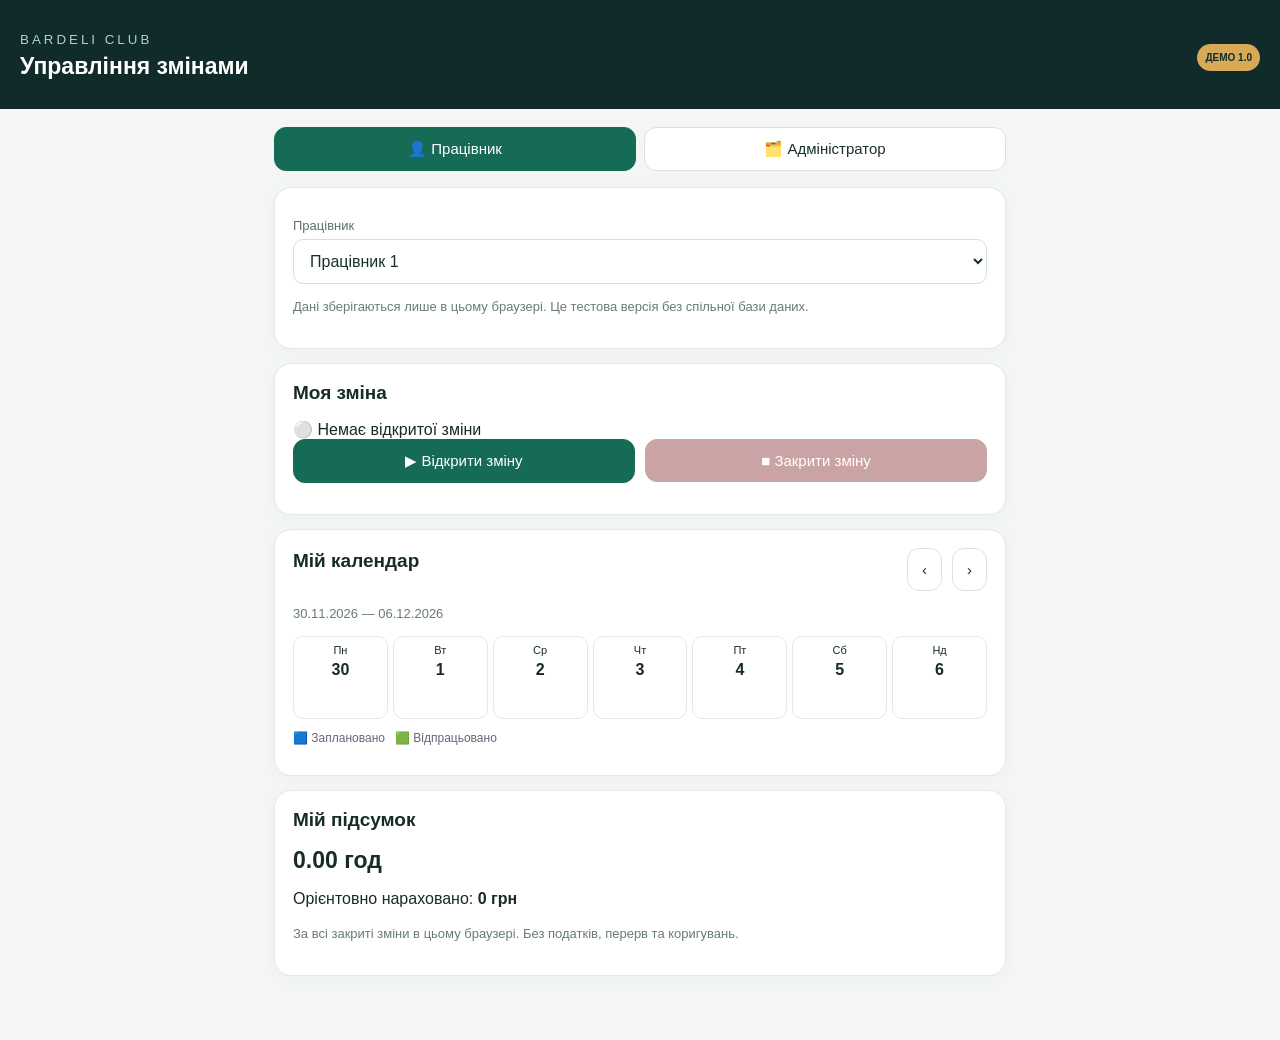
<file: index.html>
<!doctype html><html lang="uk"><head><meta charset="utf-8"><meta name="viewport" content="width=device-width,initial-scale=1,viewport-fit=cover"><meta name="theme-color" content="#102b29"><title>BarDeli Club</title><link rel="stylesheet" href="style.css"></head><body><header><div><small>BARDELI CLUB</small><h1>Управління змінами</h1></div><span class="badge">ДЕМО 1.0</span></header><main><nav><button id="staffTab" class="active">👤 Працівник</button><button id="adminTab">🗂️ Адміністратор</button></nav><section class="card"><label for="employee">Працівник</label><select id="employee"></select><p class="muted">Дані зберігаються лише в цьому браузері. Це тестова версія без спільної бази даних.</p></section><div id="staff"><section class="card"><h2>Моя зміна</h2><div id="status"></div><div class="actions"><button id="clockIn" class="primary">▶ Відкрити зміну</button><button id="clockOut" class="danger">■ Закрити зміну</button></div><p id="elapsed" class="muted"></p></section><section class="card"><div class="row"><h2>Мій календар</h2><div class="row"><button id="prevWeek">‹</button><button id="nextWeek">›</button></div></div><p id="weekLabel" class="muted"></p><div id="calendar" class="calendar"></div><p class="legend">🟦 Заплановано &nbsp; 🟩 Відпрацьовано</p></section><section class="card"><h2>Мій підсумок</h2><div id="totals"></div></section></div><div id="admin" hidden><section class="card"><h2>Запланувати зміну</h2><label for="shiftDate">Дата</label><input id="shiftDate" type="date"><div class="two"><div><label for="start">Початок</label><input id="start" type="time" value="10:00"></div><div><label for="end">Кінець</label><input id="end" type="time" value="18:00"></div></div><button id="addShift" class="primary full">+ Додати зміну</button><p id="formError" role="alert"></p></section><section class="card"><h2>Працівники та ставки</h2><div id="rates"></div><div class="two"><input id="newName" placeholder="Ім’я працівника" maxlength="40"><button id="addEmployee">Додати</button></div></section><section class="card"><h2>Усі зміни</h2><div id="allShifts"></div></section></div></main><script src="app.js"></script></body></html>
</file>
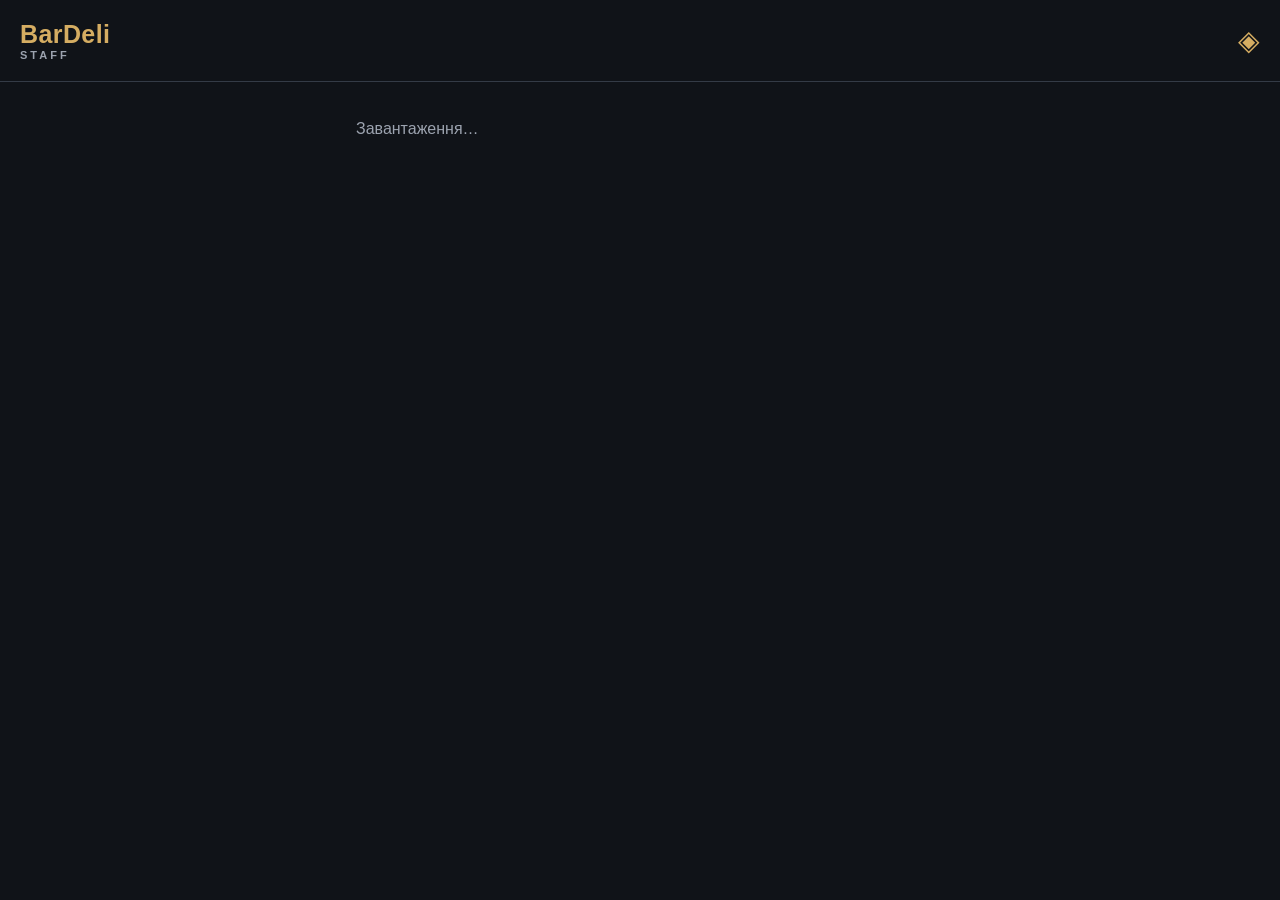
<file: staff/index.html>
<!doctype html>
<html lang="uk">
<head>
  <meta charset="utf-8">
  <meta name="viewport" content="width=device-width,initial-scale=1,viewport-fit=cover">
  <meta name="theme-color" content="#101318">
  <meta name="apple-mobile-web-app-capable" content="yes">
  <meta name="apple-mobile-web-app-status-bar-style" content="black-translucent">
  <title>BarDeli Staff</title>
  <link rel="manifest" href="manifest.webmanifest">
  <link rel="icon" href="icon.svg" type="image/svg+xml">
  <link rel="stylesheet" href="style.css">
</head>
<body>
  <div id="app">
    <header><div class="brand">BarDeli <small>STAFF</small></div><span class="header-mark">◈</span></header>
    <main id="content"><p class="muted">Завантаження…</p></main>
    <nav id="nav" class="bottom-nav" hidden aria-label="Навігація">
      <button data-tab="calendar">▦<small>Календар</small></button>
      <button data-tab="shift">◷<small>Моя зміна</small></button>
      <button data-tab="salary">▤<small>Зарплата</small></button>
      <button data-tab="profile">♙<small>Профіль</small></button>
    </nav>
  </div>
  <script type="module" src="app.js"></script>
</body>
</html>
</file>
<file: style.css>
:root{font-family:-apple-system,BlinkMacSystemFont,"Segoe UI",sans-serif;color:#172b29;background:#f3f6f5}*{box-sizing:border-box}body{margin:0}header{background:#102b29;color:white;padding:30px 20px 24px;display:flex;justify-content:space-between;align-items:center}h1{font-size:23px;margin:5px 0}h2{font-size:19px;margin:0 0 16px}small{letter-spacing:3px;color:#a9d5c4}.badge{font-size:10px;background:#d8a957;color:#102b29;padding:8px;border-radius:20px;font-weight:800}main{max-width:760px;margin:auto;padding:18px 14px 50px}nav{display:flex;gap:8px;margin-bottom:16px}button{cursor:pointer;border:1px solid #d8e3df;border-radius:12px;background:white;padding:12px 14px;font-size:15px;color:#18312d}nav button{flex:1}nav button.active,.primary{background:#166b56;color:white;border-color:#166b56}.danger{background:#8c3737;color:white;border-color:#8c3737}button:disabled{opacity:.45;cursor:not-allowed}.card{background:white;border:1px solid #e1eae6;border-radius:17px;padding:18px;margin-bottom:14px;box-shadow:0 3px 14px #18312d08}.muted{color:#687c75;font-size:13px;line-height:1.5}label{display:block;font-size:13px;color:#5c716b;margin:12px 0 6px}input,select{font:inherit;width:100%;border:1px solid #d5e0dc;border-radius:10px;padding:12px;background:white;color:#17312c}.actions,.row,.two{display:flex;gap:10px;align-items:center}.actions button{flex:1}.row{justify-content:space-between}.two>*{flex:1;min-width:0}.full{width:100%;margin-top:14px}.calendar{display:grid;grid-template-columns:repeat(7,minmax(0,1fr));gap:5px}.day{min-height:83px;padding:7px 3px;border:1px solid #e0e9e5;border-radius:10px;text-align:center;font-size:11px;overflow-wrap:anywhere}.day strong{display:block;font-size:16px;margin:5px 0}.day .shift{display:block;background:#d9e9ff;color:#214a82;border-radius:5px;padding:3px;margin-top:3px}.day .done{background:#d7f2df;color:#185e33}.legend{font-size:12px;color:#667}.item{padding:12px 0;border-bottom:1px solid #e7eeeb}.item:last-child{border:0}.item button{padding:6px 10px;margin-left:8px}.money{font-size:23px;font-weight:750}#formError{color:#a43232;font-size:13px}#rates input{max-width:110px;margin-left:8px}#rates .item{display:flex;justify-content:space-between;align-items:center} [hidden]{display:none!important}
</file>
<file: staff/style.css>
:root{--bg:#101318;--card:#1b2028;--card-light:#252b35;--gold:#d5ad62;--text:#f5f5f5;--muted:#9ca3af;--green:#38b779;--red:#e76c6c;--border:#343b46}*{box-sizing:border-box}body{margin:0;background:var(--bg);color:var(--text);font-family:-apple-system,BlinkMacSystemFont,"Segoe UI",sans-serif}header{padding:20px;display:flex;justify-content:space-between;align-items:center;border-bottom:1px solid var(--border)}.brand{color:var(--gold);font-size:25px;font-weight:800;letter-spacing:.4px}.brand small{display:block;font-size:11px;letter-spacing:3px;color:var(--muted)}.header-mark{font-size:28px;color:var(--gold)}main{max-width:600px;margin:auto;padding:22px 16px 110px}.card{background:var(--card);border:1px solid var(--border);border-radius:18px;padding:20px;margin-bottom:16px}h1{font-size:24px;margin:0 0 20px}h2{color:var(--gold);font-size:19px;margin:0 0 14px}button{border:0;border-radius:12px;padding:14px 18px;font-size:16px;font-weight:700;cursor:pointer}.btn-primary{background:var(--gold);color:#151515}.btn-start{background:var(--green);color:#fff}.btn-end{background:var(--red);color:#fff}.btn-secondary{background:var(--card-light);color:#fff}button:disabled{opacity:.45}input{display:block;width:100%;padding:14px;margin:8px 0 15px;border-radius:10px;border:1px solid var(--border);background:var(--card-light);color:#fff;font-size:16px}label{display:block;color:var(--muted);font-size:14px}.muted{color:var(--muted)}.calendar{display:grid;grid-template-columns:repeat(7,minmax(0,1fr));gap:5px}.weekday{text-align:center;font-size:12px;color:var(--muted);padding:6px 0}.calendar-day{text-align:center;padding:11px 1px;border-radius:9px;background:var(--card-light);font-size:14px;min-height:48px;position:relative}.calendar-day.scheduled{border:2px solid var(--gold)}.calendar-day.completed{background:#20513c}.calendar-day.active{border:2px solid var(--green)}.calendar-day.today{box-shadow:inset 0 0 0 2px white}.dot{display:block;font-size:8px;color:var(--gold)}.legend{font-size:12px}.shift-info{display:flex;justify-content:space-between;align-items:center;gap:12px;padding:12px 0;border-bottom:1px solid var(--border);font-size:14px}.shift-info:last-child{border-bottom:0}.badge{font-size:11px;padding:6px 8px;border-radius:20px;white-space:nowrap;background:var(--card-light)}.badge.completed{color:var(--green)}.badge.active{color:var(--gold)}.notice{border-radius:10px;padding:12px;background:#2a3544}.notice.error{background:#512c33}.notice.success{background:#20513c}.bottom-nav{position:fixed;bottom:0;left:0;right:0;display:flex;justify-content:space-around;background:#171b22;border-top:1px solid var(--border);padding:8px 4px max(10px,env(safe-area-inset-bottom));z-index:5}.bottom-nav[hidden]{display:none}.bottom-nav button{flex:1;background:transparent;color:var(--muted);font-size:24px;padding:4px}.bottom-nav button small{display:block;font-size:11px;margin-top:3px}.bottom-nav button.active{color:var(--gold)}
</file>
